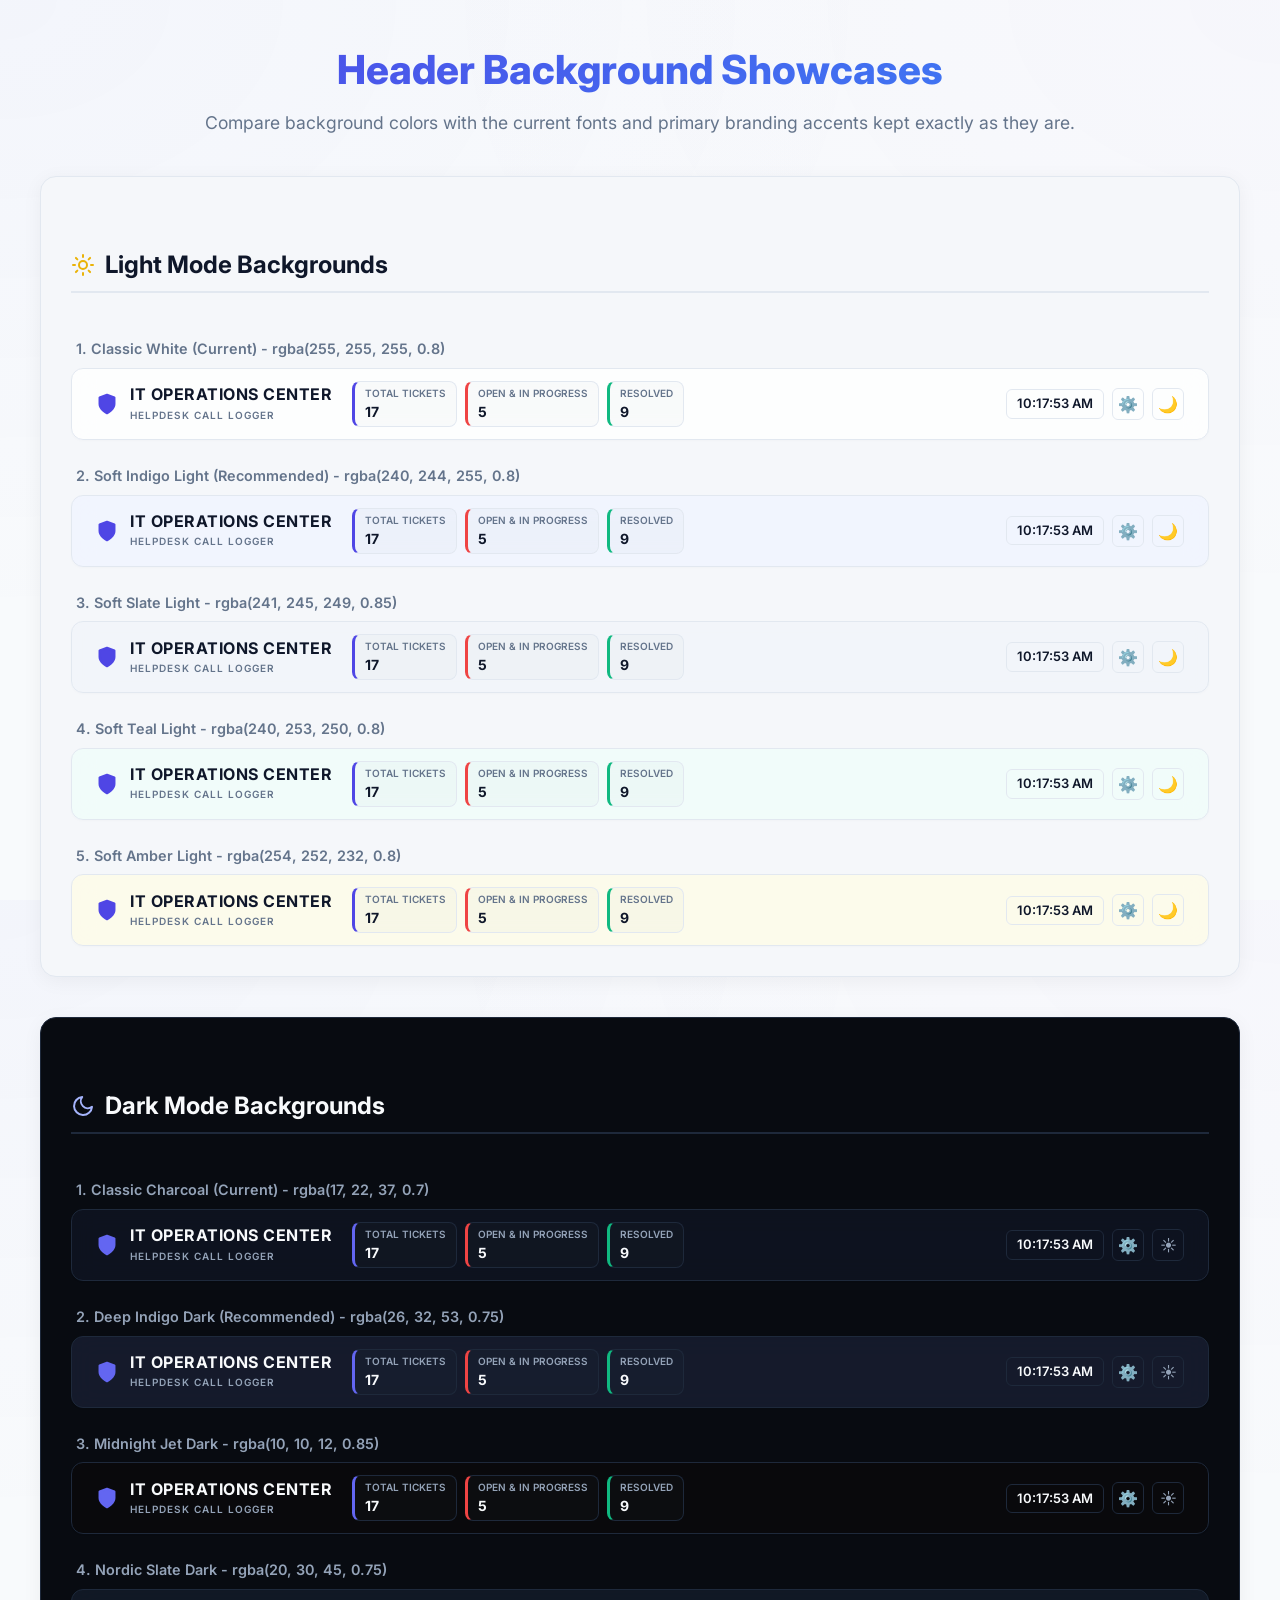
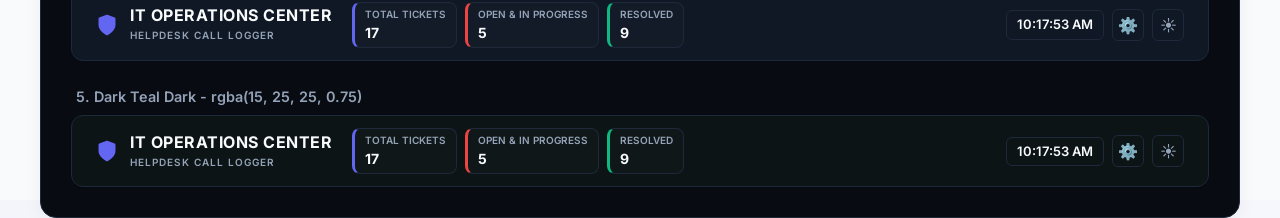
<file: static/theme_demo.html>
<!DOCTYPE html>
<html lang="en">
<head>
    <meta charset="UTF-8">
    <meta name="viewport" content="width=device-width, initial-scale=1.0">
    <title>Header Background Demo</title>
    <!-- Google Fonts -->
    <link rel="preconnect" href="https://fonts.googleapis.com">
    <link rel="preconnect" href="https://fonts.gstatic.com" crossorigin>
    <link href="https://fonts.googleapis.com/css2?family=Inter:wght@300;400;500;600;700;800&display=swap" rel="stylesheet">
    <link rel="stylesheet" href="css/styles.css">
    <style>
        body {
            font-family: 'Inter', sans-serif;
            margin: 0;
            padding: 40px 20px;
            background-color: #f8fafc;
            color: #0f172a;
        }
        .demo-container {
            max-width: 1200px;
            margin: 0 auto;
        }
        .demo-title {
            text-align: center;
            margin-bottom: 40px;
        }
        .demo-title h1 {
            font-size: 2.5rem;
            font-weight: 800;
            background: linear-gradient(135deg, #4f46e5, #3b82f6);
            -webkit-background-clip: text;
            -webkit-text-fill-color: transparent;
            margin-bottom: 10px;
        }
        .demo-title p {
            color: #64748b;
            font-size: 1.1rem;
        }
        .section-title {
            font-size: 1.5rem;
            font-weight: 700;
            margin: 40px 0 20px 0;
            padding-bottom: 8px;
            border-bottom: 2px solid #e2e8f0;
            display: flex;
            align-items: center;
            gap: 10px;
        }
        .theme-section {
            border-radius: 16px;
            padding: 30px;
            margin-bottom: 40px;
            box-shadow: 0 4px 20px rgba(0,0,0,0.05);
            display: flex;
            flex-direction: column;
            gap: 25px;
        }
        .light-bg {
            background-color: #f5f7fa;
            border: 1px solid #e2e8f0;
        }
        .dark-bg {
            background-color: #080b11;
            border: 1px solid #1e293b;
            color: #f8fafc;
        }
        .dark-bg .section-title {
            border-bottom-color: #1e293b;
        }
        
        .demo-row {
            display: flex;
            flex-direction: column;
            gap: 8px;
        }
        .demo-label {
            font-size: 0.9rem;
            font-weight: 600;
            color: #64748b;
            margin-left: 5px;
        }
        .dark-bg .demo-label {
            color: #94a3b8;
        }
        
        /* App Header Base Demo (retaining all font/accents) */
        .app-header-demo {
            display: flex;
            justify-content: space-between;
            align-items: center;
            padding: 12px 24px;
            border-radius: 12px;
            backdrop-filter: blur(12px);
            -webkit-backdrop-filter: blur(12px);
            border: 1px solid var(--border);
            box-shadow: 0 1px 3px rgba(0,0,0,0.02);
            transition: all 0.3s ease;
        }

        /* --- LIGHT THEME BG OPTIONS --- */
        .app-header-demo.light-base {
            --border: #e2e8f0;
            --primary: #4f46e5;
        }
        .app-header-demo.light-base h1 { color: #0f172a; }
        .app-header-demo.light-base .header-subtitle { color: #64748b; }
        .app-header-demo.light-base .logo-icon svg { color: var(--primary); }

        .bg-light-classic { background-color: rgba(255, 255, 255, 0.8); }
        .bg-light-indigo { background-color: rgba(240, 244, 255, 0.8); }
        .bg-light-slate { background-color: rgba(241, 245, 249, 0.85); }
        .bg-light-teal { background-color: rgba(240, 253, 250, 0.8); }
        .bg-light-amber { background-color: rgba(254, 252, 232, 0.8); }

        /* --- DARK THEME BG OPTIONS --- */
        .app-header-demo.dark-base {
            --border: #1e293b;
            --primary: #6366f1;
        }
        .app-header-demo.dark-base h1 { color: #f8fafc; }
        .app-header-demo.dark-base .header-subtitle { color: #94a3b8; }
        .app-header-demo.dark-base .logo-icon svg { color: var(--primary); }

        .bg-dark-classic { background-color: rgba(17, 22, 37, 0.7); }
        .bg-dark-indigo { background-color: rgba(26, 32, 53, 0.75); }
        .bg-dark-jet { background-color: rgba(10, 10, 12, 0.85); }
        .bg-dark-slate { background-color: rgba(20, 30, 45, 0.75); }
        .bg-dark-teal { background-color: rgba(15, 25, 25, 0.75); }

        /* Structural Styling */
        .app-header-demo h1 {
            font-size: 16px;
            font-weight: 700;
            margin: 0;
            letter-spacing: 0.5px;
        }
        .app-header-demo .header-subtitle {
            font-size: 10px;
            font-weight: 600;
            text-transform: uppercase;
            letter-spacing: 1px;
            display: block;
            margin-top: 2px;
        }
        .metric-card-demo {
            border: 1px solid var(--border);
            border-radius: 8px;
            padding: 4px 10px;
            display: flex;
            flex-direction: column;
            font-size: 10px;
            background: rgba(100,116,139,0.03);
            border-left: 3px solid #ccc;
        }
        .metric-card-demo.total { border-left-color: var(--primary); }
        .metric-card-demo.open { border-left-color: #ef4444; }
        .metric-card-demo.resolved { border-left-color: #10b981; }
        
        .metric-label-demo {
            font-weight: 600;
            color: #64748b;
        }
        .dark-base .metric-label-demo {
            color: #94a3b8;
        }
        .metric-value-demo {
            font-size: 14px;
            font-weight: 700;
            color: #0f172a;
        }
        .dark-base .metric-value-demo {
            color: #f8fafc;
        }
        .clock-demo {
            font-size: 13px;
            font-weight: 600;
            padding: 4px 10px;
            border: 1px solid var(--border);
            color: #0f172a;
            border-radius: 6px;
        }
        .dark-base .clock-demo {
            color: #f8fafc;
        }
        .theme-btn-demo {
            width: 32px;
            height: 32px;
            border-radius: 6px;
            border: 1px solid var(--border);
            background: transparent;
            display: flex;
            align-items: center;
            justify-content: center;
            color: #64748b;
        }
        .dark-base .theme-btn-demo {
            color: #94a3b8;
        }
    </style>
</head>
<body>
    <div class="demo-container">
        <div class="demo-title">
            <h1>Header Background Showcases</h1>
            <p>Compare background colors with the current fonts and primary branding accents kept exactly as they are.</p>
        </div>

        <!-- LIGHT MODE BG -->
        <div class="theme-section light-bg">
            <div class="section-title">
                <svg xmlns="http://www.w3.org/2000/svg" viewBox="0 0 24 24" fill="none" stroke="currentColor" stroke-width="2" stroke-linecap="round" stroke-linejoin="round" style="width: 24px; height: 24px; color: #eab308;"><circle cx="12" cy="12" r="4"/><path d="M12 2v2M12 20v2M4.93 4.93l1.41 1.41M17.66 17.66l1.41 1.41M2 12h2M20 12h2M6.34 17.66l-1.41 1.41M19.07 4.93l-1.41 1.41"/></svg>
                Light Mode Backgrounds
            </div>

            <!-- 1. Classic Light -->
            <div class="demo-row">
                <div class="demo-label">1. Classic White (Current) - rgba(255, 255, 255, 0.8)</div>
                <div class="app-header-demo light-base bg-light-classic">
                    <div class="header-logo">
                        <span class="logo-icon">
                            <svg xmlns="http://www.w3.org/2000/svg" viewBox="0 0 24 24" fill="none" stroke="currentColor" stroke-width="2.5" stroke-linecap="round" stroke-linejoin="round" style="width: 22px; height: 22px;"><path d="M12 22s8-4 8-10V5l-8-3-8 3v7c0 6 8 10 8 10z"/></svg>
                        </span>
                        <div class="header-titles">
                            <h1>IT OPERATIONS CENTER</h1>
                            <span class="header-subtitle">Helpdesk Call Logger</span>
                        </div>
                    </div>
                    <div class="dashboard-panel" style="display: flex; gap: 8px;">
                        <div class="metric-card-demo total"><span class="metric-label-demo">TOTAL TICKETS</span><span class="metric-value-demo">17</span></div>
                        <div class="metric-card-demo open"><span class="metric-label-demo">OPEN & IN PROGRESS</span><span class="metric-value-demo">5</span></div>
                        <div class="metric-card-demo resolved"><span class="metric-label-demo">RESOLVED</span><span class="metric-value-demo">9</span></div>
                    </div>
                    <div style="display: flex; align-items: center; gap: 8px;">
                        <div class="clock-demo">10:17:53 AM</div>
                        <div class="theme-btn-demo">⚙️</div>
                        <div class="theme-btn-demo">🌙</div>
                    </div>
                </div>
            </div>

            <!-- 2. Soft Indigo Light -->
            <div class="demo-row">
                <div class="demo-label">2. Soft Indigo Light (Recommended) - rgba(240, 244, 255, 0.8)</div>
                <div class="app-header-demo light-base bg-light-indigo">
                    <div class="header-logo">
                        <span class="logo-icon">
                            <svg xmlns="http://www.w3.org/2000/svg" viewBox="0 0 24 24" fill="none" stroke="currentColor" stroke-width="2.5" stroke-linecap="round" stroke-linejoin="round" style="width: 22px; height: 22px;"><path d="M12 22s8-4 8-10V5l-8-3-8 3v7c0 6 8 10 8 10z"/></svg>
                        </span>
                        <div class="header-titles">
                            <h1>IT OPERATIONS CENTER</h1>
                            <span class="header-subtitle">Helpdesk Call Logger</span>
                        </div>
                    </div>
                    <div class="dashboard-panel" style="display: flex; gap: 8px;">
                        <div class="metric-card-demo total"><span class="metric-label-demo">TOTAL TICKETS</span><span class="metric-value-demo">17</span></div>
                        <div class="metric-card-demo open"><span class="metric-label-demo">OPEN & IN PROGRESS</span><span class="metric-value-demo">5</span></div>
                        <div class="metric-card-demo resolved"><span class="metric-label-demo">RESOLVED</span><span class="metric-value-demo">9</span></div>
                    </div>
                    <div style="display: flex; align-items: center; gap: 8px;">
                        <div class="clock-demo">10:17:53 AM</div>
                        <div class="theme-btn-demo">⚙️</div>
                        <div class="theme-btn-demo">🌙</div>
                    </div>
                </div>
            </div>

            <!-- 3. Soft Slate Light -->
            <div class="demo-row">
                <div class="demo-label">3. Soft Slate Light - rgba(241, 245, 249, 0.85)</div>
                <div class="app-header-demo light-base bg-light-slate">
                    <div class="header-logo">
                        <span class="logo-icon">
                            <svg xmlns="http://www.w3.org/2000/svg" viewBox="0 0 24 24" fill="none" stroke="currentColor" stroke-width="2.5" stroke-linecap="round" stroke-linejoin="round" style="width: 22px; height: 22px;"><path d="M12 22s8-4 8-10V5l-8-3-8 3v7c0 6 8 10 8 10z"/></svg>
                        </span>
                        <div class="header-titles">
                            <h1>IT OPERATIONS CENTER</h1>
                            <span class="header-subtitle">Helpdesk Call Logger</span>
                        </div>
                    </div>
                    <div class="dashboard-panel" style="display: flex; gap: 8px;">
                        <div class="metric-card-demo total"><span class="metric-label-demo">TOTAL TICKETS</span><span class="metric-value-demo">17</span></div>
                        <div class="metric-card-demo open"><span class="metric-label-demo">OPEN & IN PROGRESS</span><span class="metric-value-demo">5</span></div>
                        <div class="metric-card-demo resolved"><span class="metric-label-demo">RESOLVED</span><span class="metric-value-demo">9</span></div>
                    </div>
                    <div style="display: flex; align-items: center; gap: 8px;">
                        <div class="clock-demo">10:17:53 AM</div>
                        <div class="theme-btn-demo">⚙️</div>
                        <div class="theme-btn-demo">🌙</div>
                    </div>
                </div>
            </div>

            <!-- 4. Soft Teal Light -->
            <div class="demo-row">
                <div class="demo-label">4. Soft Teal Light - rgba(240, 253, 250, 0.8)</div>
                <div class="app-header-demo light-base bg-light-teal">
                    <div class="header-logo">
                        <span class="logo-icon">
                            <svg xmlns="http://www.w3.org/2000/svg" viewBox="0 0 24 24" fill="none" stroke="currentColor" stroke-width="2.5" stroke-linecap="round" stroke-linejoin="round" style="width: 22px; height: 22px;"><path d="M12 22s8-4 8-10V5l-8-3-8 3v7c0 6 8 10 8 10z"/></svg>
                        </span>
                        <div class="header-titles">
                            <h1>IT OPERATIONS CENTER</h1>
                            <span class="header-subtitle">Helpdesk Call Logger</span>
                        </div>
                    </div>
                    <div class="dashboard-panel" style="display: flex; gap: 8px;">
                        <div class="metric-card-demo total"><span class="metric-label-demo">TOTAL TICKETS</span><span class="metric-value-demo">17</span></div>
                        <div class="metric-card-demo open"><span class="metric-label-demo">OPEN & IN PROGRESS</span><span class="metric-value-demo">5</span></div>
                        <div class="metric-card-demo resolved"><span class="metric-label-demo">RESOLVED</span><span class="metric-value-demo">9</span></div>
                    </div>
                    <div style="display: flex; align-items: center; gap: 8px;">
                        <div class="clock-demo">10:17:53 AM</div>
                        <div class="theme-btn-demo">⚙️</div>
                        <div class="theme-btn-demo">🌙</div>
                    </div>
                </div>
            </div>

            <!-- 5. Soft Amber Light -->
            <div class="demo-row">
                <div class="demo-label">5. Soft Amber Light - rgba(254, 252, 232, 0.8)</div>
                <div class="app-header-demo light-base bg-light-amber">
                    <div class="header-logo">
                        <span class="logo-icon">
                            <svg xmlns="http://www.w3.org/2000/svg" viewBox="0 0 24 24" fill="none" stroke="currentColor" stroke-width="2.5" stroke-linecap="round" stroke-linejoin="round" style="width: 22px; height: 22px;"><path d="M12 22s8-4 8-10V5l-8-3-8 3v7c0 6 8 10 8 10z"/></svg>
                        </span>
                        <div class="header-titles">
                            <h1>IT OPERATIONS CENTER</h1>
                            <span class="header-subtitle">Helpdesk Call Logger</span>
                        </div>
                    </div>
                    <div class="dashboard-panel" style="display: flex; gap: 8px;">
                        <div class="metric-card-demo total"><span class="metric-label-demo">TOTAL TICKETS</span><span class="metric-value-demo">17</span></div>
                        <div class="metric-card-demo open"><span class="metric-label-demo">OPEN & IN PROGRESS</span><span class="metric-value-demo">5</span></div>
                        <div class="metric-card-demo resolved"><span class="metric-label-demo">RESOLVED</span><span class="metric-value-demo">9</span></div>
                    </div>
                    <div style="display: flex; align-items: center; gap: 8px;">
                        <div class="clock-demo">10:17:53 AM</div>
                        <div class="theme-btn-demo">⚙️</div>
                        <div class="theme-btn-demo">🌙</div>
                    </div>
                </div>
            </div>
        </div>

        <!-- DARK MODE BG -->
        <div class="theme-section dark-bg">
            <div class="section-title">
                <svg xmlns="http://www.w3.org/2000/svg" viewBox="0 0 24 24" fill="none" stroke="currentColor" stroke-width="2" stroke-linecap="round" stroke-linejoin="round" style="width: 24px; height: 24px; color: #a5b4fc;"><path d="M21 12.79A9 9 0 1 1 11.21 3 7 7 0 0 0 21 12.79z"/></svg>
                Dark Mode Backgrounds
            </div>

            <!-- 1. Classic Dark -->
            <div class="demo-row">
                <div class="demo-label">1. Classic Charcoal (Current) - rgba(17, 22, 37, 0.7)</div>
                <div class="app-header-demo dark-base bg-dark-classic">
                    <div class="header-logo">
                        <span class="logo-icon">
                            <svg xmlns="http://www.w3.org/2000/svg" viewBox="0 0 24 24" fill="none" stroke="currentColor" stroke-width="2.5" stroke-linecap="round" stroke-linejoin="round" style="width: 22px; height: 22px;"><path d="M12 22s8-4 8-10V5l-8-3-8 3v7c0 6 8 10 8 10z"/></svg>
                        </span>
                        <div class="header-titles">
                            <h1>IT OPERATIONS CENTER</h1>
                            <span class="header-subtitle">Helpdesk Call Logger</span>
                        </div>
                    </div>
                    <div class="dashboard-panel" style="display: flex; gap: 8px;">
                        <div class="metric-card-demo total"><span class="metric-label-demo">TOTAL TICKETS</span><span class="metric-value-demo">17</span></div>
                        <div class="metric-card-demo open"><span class="metric-label-demo">OPEN & IN PROGRESS</span><span class="metric-value-demo">5</span></div>
                        <div class="metric-card-demo resolved"><span class="metric-label-demo">RESOLVED</span><span class="metric-value-demo">9</span></div>
                    </div>
                    <div style="display: flex; align-items: center; gap: 8px;">
                        <div class="clock-demo">10:17:53 AM</div>
                        <div class="theme-btn-demo">⚙️</div>
                        <div class="theme-btn-demo">☀️</div>
                    </div>
                </div>
            </div>

            <!-- 2. Deep Indigo Dark -->
            <div class="demo-row">
                <div class="demo-label">2. Deep Indigo Dark (Recommended) - rgba(26, 32, 53, 0.75)</div>
                <div class="app-header-demo dark-base bg-dark-indigo">
                    <div class="header-logo">
                        <span class="logo-icon">
                            <svg xmlns="http://www.w3.org/2000/svg" viewBox="0 0 24 24" fill="none" stroke="currentColor" stroke-width="2.5" stroke-linecap="round" stroke-linejoin="round" style="width: 22px; height: 22px;"><path d="M12 22s8-4 8-10V5l-8-3-8 3v7c0 6 8 10 8 10z"/></svg>
                        </span>
                        <div class="header-titles">
                            <h1>IT OPERATIONS CENTER</h1>
                            <span class="header-subtitle">Helpdesk Call Logger</span>
                        </div>
                    </div>
                    <div class="dashboard-panel" style="display: flex; gap: 8px;">
                        <div class="metric-card-demo total"><span class="metric-label-demo">TOTAL TICKETS</span><span class="metric-value-demo">17</span></div>
                        <div class="metric-card-demo open"><span class="metric-label-demo">OPEN & IN PROGRESS</span><span class="metric-value-demo">5</span></div>
                        <div class="metric-card-demo resolved"><span class="metric-label-demo">RESOLVED</span><span class="metric-value-demo">9</span></div>
                    </div>
                    <div style="display: flex; align-items: center; gap: 8px;">
                        <div class="clock-demo">10:17:53 AM</div>
                        <div class="theme-btn-demo">⚙️</div>
                        <div class="theme-btn-demo">☀️</div>
                    </div>
                </div>
            </div>

            <!-- 3. Midnight Jet Dark -->
            <div class="demo-row">
                <div class="demo-label">3. Midnight Jet Dark - rgba(10, 10, 12, 0.85)</div>
                <div class="app-header-demo dark-base bg-dark-jet">
                    <div class="header-logo">
                        <span class="logo-icon">
                            <svg xmlns="http://www.w3.org/2000/svg" viewBox="0 0 24 24" fill="none" stroke="currentColor" stroke-width="2.5" stroke-linecap="round" stroke-linejoin="round" style="width: 22px; height: 22px;"><path d="M12 22s8-4 8-10V5l-8-3-8 3v7c0 6 8 10 8 10z"/></svg>
                        </span>
                        <div class="header-titles">
                            <h1>IT OPERATIONS CENTER</h1>
                            <span class="header-subtitle">Helpdesk Call Logger</span>
                        </div>
                    </div>
                    <div class="dashboard-panel" style="display: flex; gap: 8px;">
                        <div class="metric-card-demo total"><span class="metric-label-demo">TOTAL TICKETS</span><span class="metric-value-demo">17</span></div>
                        <div class="metric-card-demo open"><span class="metric-label-demo">OPEN & IN PROGRESS</span><span class="metric-value-demo">5</span></div>
                        <div class="metric-card-demo resolved"><span class="metric-label-demo">RESOLVED</span><span class="metric-value-demo">9</span></div>
                    </div>
                    <div style="display: flex; align-items: center; gap: 8px;">
                        <div class="clock-demo">10:17:53 AM</div>
                        <div class="theme-btn-demo">⚙️</div>
                        <div class="theme-btn-demo">☀️</div>
                    </div>
                </div>
            </div>

            <!-- 4. Nordic Slate Dark -->
            <div class="demo-row">
                <div class="demo-label">4. Nordic Slate Dark - rgba(20, 30, 45, 0.75)</div>
                <div class="app-header-demo dark-base bg-dark-slate">
                    <div class="header-logo">
                        <span class="logo-icon">
                            <svg xmlns="http://www.w3.org/2000/svg" viewBox="0 0 24 24" fill="none" stroke="currentColor" stroke-width="2.5" stroke-linecap="round" stroke-linejoin="round" style="width: 22px; height: 22px;"><path d="M12 22s8-4 8-10V5l-8-3-8 3v7c0 6 8 10 8 10z"/></svg>
                        </span>
                        <div class="header-titles">
                            <h1>IT OPERATIONS CENTER</h1>
                            <span class="header-subtitle">Helpdesk Call Logger</span>
                        </div>
                    </div>
                    <div class="dashboard-panel" style="display: flex; gap: 8px;">
                        <div class="metric-card-demo total"><span class="metric-label-demo">TOTAL TICKETS</span><span class="metric-value-demo">17</span></div>
                        <div class="metric-card-demo open"><span class="metric-label-demo">OPEN & IN PROGRESS</span><span class="metric-value-demo">5</span></div>
                        <div class="metric-card-demo resolved"><span class="metric-label-demo">RESOLVED</span><span class="metric-value-demo">9</span></div>
                    </div>
                    <div style="display: flex; align-items: center; gap: 8px;">
                        <div class="clock-demo">10:17:53 AM</div>
                        <div class="theme-btn-demo">⚙️</div>
                        <div class="theme-btn-demo">☀️</div>
                    </div>
                </div>
            </div>

            <!-- 5. Dark Teal Dark -->
            <div class="demo-row">
                <div class="demo-label">5. Dark Teal Dark - rgba(15, 25, 25, 0.75)</div>
                <div class="app-header-demo dark-base bg-dark-teal">
                    <div class="header-logo">
                        <span class="logo-icon">
                            <svg xmlns="http://www.w3.org/2000/svg" viewBox="0 0 24 24" fill="none" stroke="currentColor" stroke-width="2.5" stroke-linecap="round" stroke-linejoin="round" style="width: 22px; height: 22px;"><path d="M12 22s8-4 8-10V5l-8-3-8 3v7c0 6 8 10 8 10z"/></svg>
                        </span>
                        <div class="header-titles">
                            <h1>IT OPERATIONS CENTER</h1>
                            <span class="header-subtitle">Helpdesk Call Logger</span>
                        </div>
                    </div>
                    <div class="dashboard-panel" style="display: flex; gap: 8px;">
                        <div class="metric-card-demo total"><span class="metric-label-demo">TOTAL TICKETS</span><span class="metric-value-demo">17</span></div>
                        <div class="metric-card-demo open"><span class="metric-label-demo">OPEN & IN PROGRESS</span><span class="metric-value-demo">5</span></div>
                        <div class="metric-card-demo resolved"><span class="metric-label-demo">RESOLVED</span><span class="metric-value-demo">9</span></div>
                    </div>
                    <div style="display: flex; align-items: center; gap: 8px;">
                        <div class="clock-demo">10:17:53 AM</div>
                        <div class="theme-btn-demo">⚙️</div>
                        <div class="theme-btn-demo">☀️</div>
                    </div>
                </div>
            </div>
        </div>
    </div>
</body>
</html>
</file>
<file: static/css/styles.css>
/* ==========================================================================
   CSS VARIABLES & DESIGN TOKENS
   ========================================================================== */
:root {
    /* Fonts */
    --font-primary: 'Inter', -apple-system, BlinkMacSystemFont, "Segoe UI", Roboto, sans-serif;
    
    /* Transitions */
    --transition-fast: 0.12s ease;
    --transition-normal: 0.25s cubic-bezier(0.4, 0, 0.2, 1);
    
    /* Layout Sizes */
    --border-radius-sm: 6px;
    --border-radius-md: 8px;
    --border-radius-lg: 12px;
    
    /* --- LIGHT THEME (Elegant White/Indigo) --- */
    --bg-app: #dae2ed;
    --bg-card: #ffffff;
    --bg-input: #ffffff;
    --bg-header: #f1f5f9;
    
    --bg-glow-1: rgba(99, 102, 241, 0.03);
    --bg-glow-2: rgba(168, 85, 247, 0.02);
    
    --text-main: #0f172a; /* Slate 900 */
    --text-muted: #64748b; /* Slate 500 */
    --text-white: #ffffff;
    
    --border: #cbd5e1; /* Slate 300 */
    --border-focus: #6366f1; /* Indigo 500 */
    
    --shadow-sm: 0 1px 2px 0 rgba(0, 0, 0, 0.03);
    --shadow-md: 0 4px 6px -1px rgba(0, 0, 0, 0.04), 0 2px 4px -2px rgba(0, 0, 0, 0.02);
    --shadow-lg: 0 10px 20px -3px rgba(99, 102, 241, 0.05), 0 4px 6px -4px rgba(99, 102, 241, 0.03);
    --shadow-glow: 0 0 20px rgba(99, 102, 241, 0.1);
    
    /* Accent & Brand Colors */
    --primary: #4f46e5;
    --primary-hover: #4338ca;
    --success: #10b981;
    --success-hover: #059669;
    --warning: #f59e0b;
    --warning-hover: #d97706;
    --danger: #ef4444;
    --danger-hover: #dc2626;
    --dark: #1e293b;
    --dark-hover: #0f172a;
    --secondary: #64748b;
    --secondary-hover: #475569;
    
    /* Row Tag Colors (Refined Soft Backgrounds, Rich Text) */
    --tag-critical-bg: rgba(239, 68, 68, 0.08);
    --tag-critical-text: #dc2626;
    
    --tag-high-bg: rgba(245, 158, 11, 0.08);
    --tag-high-text: #b45309;
    
    --tag-open-bg: rgba(59, 130, 246, 0.08);
    --tag-open-text: #1d4ed8;
    
    --tag-resolved-bg: rgba(16, 185, 129, 0.08);
    --tag-resolved-text: #047857;
    
    --tag-closed-bg: rgba(100, 116, 139, 0.08);
    --tag-closed-text: #475569;
    
    --tag-inprogress-bg: rgba(168, 85, 247, 0.08);
    --tag-inprogress-text: #7e22ce;
}

[data-theme="dark"] {
    /* --- DARK THEME (Premium Charcoal/Indigo) --- */
    --bg-app: #080b11;
    --bg-card: rgba(26, 33, 56, 0.75);
    --bg-input: #0c0f1a;
    --bg-header: rgba(41, 52, 85, 0.8);
    
    --bg-glow-1: rgba(99, 102, 241, 0.08);
    --bg-glow-2: rgba(168, 85, 247, 0.06);
    
    --text-main: #f8fafc;
    --text-muted: #94a3b8;
    
    --border: #1e293b;
    --border-focus: #818cf8;
    
    --shadow-sm: 0 1px 2px 0 rgba(0, 0, 0, 0.2);
    --shadow-md: 0 4px 12px -1px rgba(0, 0, 0, 0.3), 0 2px 6px -2px rgba(0, 0, 0, 0.2);
    --shadow-lg: 0 20px 40px -15px rgba(0, 0, 0, 0.5), 0 15px 25px -20px rgba(0, 0, 0, 0.3);
    --shadow-glow: 0 0 25px rgba(99, 102, 241, 0.12);
    
    /* Accents (Slightly softer for dark mode) */
    --primary: #6366f1;
    --primary-hover: #818cf8;
    --success: #34d399;
    --success-hover: #10b981;
    --dark: #334155;
    --dark-hover: #475569;
    
    /* Row Tag Colors (Darker fills, brighter texts) */
    --tag-critical-bg: rgba(239, 68, 68, 0.12);
    --tag-critical-text: #fca5a5;
    
    --tag-high-bg: rgba(245, 158, 11, 0.12);
    --tag-high-text: #fef08a;
    
    --tag-open-bg: rgba(59, 130, 246, 0.12);
    --tag-open-text: #93c5fd;
    
    --tag-resolved-bg: rgba(16, 185, 129, 0.12);
    --tag-resolved-text: #6ee7b7;
    
    --tag-closed-bg: rgba(148, 163, 184, 0.12);
    --tag-closed-text: #cbd5e1;
    
    --tag-inprogress-bg: rgba(168, 85, 247, 0.12);
    --tag-inprogress-text: #e9d5ff;
}

/* ==========================================================================
   GLOBAL RESET & STYLES
   ========================================================================== */
* {
    box-sizing: border-box;
    margin: 0;
    padding: 0;
}

body {
    font-family: var(--font-primary);
    background-color: var(--bg-app);
    background-image: 
        radial-gradient(at 0% 0%, var(--bg-glow-1) 0px, transparent 50%),
        radial-gradient(at 100% 0%, var(--bg-glow-2) 0px, transparent 50%);
    color: var(--text-main);
    line-height: 1.5;
    transition: background-color var(--transition-normal), color var(--transition-normal);
    height: 100vh;
    overflow: hidden;
}

/* Scrollbar styles */
::-webkit-scrollbar {
    width: 6px;
    height: 6px;
}
::-webkit-scrollbar-track {
    background: transparent;
}
::-webkit-scrollbar-thumb {
    background: var(--border);
    border-radius: 999px;
}
::-webkit-scrollbar-thumb:hover {
    background: var(--secondary);
}

/* ==========================================================================
   LAYOUT CONTAINERS
   ========================================================================== */
.app-container {
    max-width: 1760px;
    margin: 0 auto;
    padding: 12px 16px;
    display: flex;
    flex-direction: column;
    gap: 12px;
    height: 100vh;
    box-sizing: border-box;
}

/* Header */
.app-header {
    background-color: var(--bg-header);
    backdrop-filter: blur(12px);
    -webkit-backdrop-filter: blur(12px);
    border-radius: var(--border-radius-lg);
    padding: 12px 24px;
    display: flex;
    justify-content: space-between;
    align-items: center;
    box-shadow: var(--shadow-sm);
    border: 1px solid var(--border);
}

.header-logo {
    display: flex;
    align-items: center;
    gap: 12px;
}

.logo-icon {
    display: flex;
    align-items: center;
    justify-content: center;
}

.logo-icon svg {
    width: 24px;
    height: 24px;
    fill: var(--primary);
}

.header-titles {
    display: flex;
    flex-direction: column;
    gap: 1px;
}

.header-logo h1 {
    font-size: 0.95rem;
    font-weight: 700;
    letter-spacing: 0.05em;
    color: var(--text-main);
    line-height: 1.2;
}

.header-subtitle {
    font-size: 0.65rem;
    font-weight: 600;
    color: var(--text-muted);
    text-transform: uppercase;
    letter-spacing: 0.08em;
}

.header-actions {
    display: flex;
    align-items: center;
    gap: 8px;
}

.header-clock {
    font-family: 'SF Mono', SFMono-Regular, Consolas, 'Liberation Mono', Menlo, monospace;
    font-size: 0.78rem;
    font-weight: 600;
    color: var(--text-main);
    background-color: var(--bg-input);
    padding: 4px 10px;
    border-radius: var(--border-radius-sm);
    border: 1px solid var(--border);
    margin-right: 8px;
    letter-spacing: 0.02em;
}


/* ==========================================================================
   DASHBOARD / METRIC CARDS
   ========================================================================== */
.dashboard-panel {
    display: flex;
    gap: 10px;
    flex: 1;
    max-width: 680px;
    margin: 0 20px;
}

.metric-card {
    background-color: rgba(100, 116, 139, 0.03);
    backdrop-filter: blur(12px);
    -webkit-backdrop-filter: blur(12px);
    border-radius: var(--border-radius-md);
    padding: 6px 12px;
    display: flex;
    align-items: center;
    border: 1px solid var(--border);
    transition: transform var(--transition-normal), border-color var(--transition-normal), background-color var(--transition-normal);
    position: relative;
    overflow: hidden;
    flex: 1;
}

.metric-card::before {
    content: "";
    position: absolute;
    top: 0;
    left: 0;
    width: 3px;
    height: 100%;
    transition: width var(--transition-fast) ease;
}

.metric-card.total::before { background-color: var(--primary); }
.metric-card.open::before { background-color: var(--danger); }
.metric-card.resolved::before { background-color: var(--success); }

.metric-card:hover {
    transform: translateY(-1px);
    border-color: var(--border-focus);
    background-color: rgba(100, 116, 139, 0.06);
}

.metric-card:hover::before {
    width: 4px;
}

.metric-content {
    display: flex;
    flex-direction: column;
    align-items: flex-start;
    justify-content: center;
    width: 100%;
    gap: 1px;
}

.metric-label {
    font-size: 0.58rem;
    font-weight: 600;
    color: var(--text-muted);
    text-transform: uppercase;
    letter-spacing: 0.04em;
    white-space: nowrap;
}

.metric-value {
    font-size: 1.15rem;
    font-weight: 700;
    color: var(--text-main);
    line-height: 1.1;
    letter-spacing: -0.01em;
}



/* ==========================================================================
   MAIN WORKSPACE
   ========================================================================== */
.workspace-grid-vertical {
    display: grid;
    grid-template-columns: 420px 1fr;
    gap: 16px;
    align-items: stretch;
    flex: 1;
    min-height: 0;
}

.form-section.card,
.table-section.card {
    display: flex;
    flex-direction: column;
    height: 100%;
    min-height: 0;
}

.form-section.card form {
    display: flex;
    flex-direction: column;
    flex: 1;
    min-height: 0;
}

@media (max-width: 1024px) {
    .workspace-grid-vertical {
        grid-template-columns: 1fr;
        flex: none;
        overflow-y: auto;
    }
    .form-section.card,
    .table-section.card {
        height: auto;
    }
}

/* Card General */
.card {
    background-color: var(--bg-card);
    border-radius: var(--border-radius-md);
    border: 1px solid var(--border);
    box-shadow: var(--shadow-md);
    overflow: hidden;
}

.card-header {
    background-color: var(--bg-header);
    padding: 8px 14px;
    border-bottom: 1px solid var(--border);
    display: flex;
    justify-content: space-between;
    align-items: center;
}

.card-header h2 {
    font-size: 0.82rem;
    font-weight: 700;
    letter-spacing: 0.5px;
    color: var(--text-main);
}

.mode-badge {
    font-size: 0.65rem;
    font-weight: 800;
    padding: 3px 6px;
    border-radius: 4px;
    background-color: var(--tag-open-bg);
    color: var(--tag-open-text);
    text-transform: uppercase;
}

/* ==========================================================================
   FORMS & INPUTS
   ========================================================================== */
form {
    padding: 0;
}

/* Flex wrapper split for inputs and vertical button panel */
.form-body-wrapper {
    display: flex;
    gap: 16px;
    padding: 12px 16px;
    flex: 1;
    overflow-y: auto;
}

/* 2-Column Grid for fields */
.fields-grid-left {
    flex: 1;
    display: grid;
    grid-template-columns: repeat(2, 1fr);
    gap: 12px 14px;
}

/* Span helper */
.fields-grid-left .form-group.span-2 {
    grid-column: span 2;
}

/* Resolved section layout */
.resolved-fields-group {
    grid-column: span 2;
    display: grid;
    grid-template-columns: repeat(2, 1fr);
    gap: 12px 14px;
}

/* Bottom Actions Row at the bottom of the details form */
.form-actions-row {
    padding: 12px 20px;
    background-color: var(--bg-app);
    border-top: 1px solid var(--border);
    display: flex;
    justify-content: space-between;
    align-items: center;
}

.form-actions-row .actions-right {
    display: flex;
    gap: 8px;
    margin-left: auto;
}

/* Contextual Table Header Actions */
.table-actions {
    display: flex;
    gap: 8px;
}

.table-actions .btn {
    padding: 6px 12px;
    font-size: 0.72rem;
    font-weight: 600;
    border-radius: var(--border-radius-sm);
}

@media (max-width: 768px) {
    .fields-grid-left {
        grid-template-columns: 1fr;
    }
    .form-actions-row {
        flex-direction: column;
        gap: 10px;
        align-items: stretch;
    }
    .form-actions-row .actions-right {
        margin-left: 0;
        justify-content: space-between;
    }
    .form-actions-row .btn {
        flex: 1;
        justify-content: center;
    }
}

.form-group {
    display: flex;
    flex-direction: column;
    gap: 4px;
    position: relative;
}

.form-group label {
    font-size: 0.65rem;
    font-weight: 600;
    letter-spacing: 0.05em;
    color: var(--text-muted);
    text-transform: uppercase;
}

input[type="text"],
input[type="email"],
input[type="number"],
input[type="password"],
select,
textarea {
    width: 100%;
    padding: 6px 10px;
    font-family: var(--font-primary);
    font-size: 0.82rem;
    background-color: var(--bg-input);
    border: 1px solid var(--border);
    border-radius: var(--border-radius-md);
    color: var(--text-main);
    font-weight: 500;
    outline: none;
    transition: border-color var(--transition-fast), box-shadow var(--transition-fast);
}

/* Custom Dropdown Chevron */
select {
    appearance: none;
    -webkit-appearance: none;
    -moz-appearance: none;
    background-image: url("data:image/svg+xml;charset=UTF-8,%3Csvg xmlns='http://www.w3.org/2000/svg' viewBox='0 0 24 24' fill='none' stroke='%2364748b' stroke-width='2' stroke-linecap='round' stroke-linejoin='round'%3E%3Cpolyline points='6 9 12 15 18 9'%3E%3C/polyline%3E%3C/svg%3E");
    background-repeat: no-repeat;
    background-position: right 10px center;
    background-size: 14px;
    padding-right: 32px !important;
}

textarea {
    height: 38px;
    resize: vertical;
    min-height: 34px;
}

input:focus,
select:focus,
textarea:focus {
    border-color: var(--border-focus);
    box-shadow: var(--shadow-glow);
}

input[readonly] {
    background-color: rgba(100, 116, 139, 0.04);
    cursor: not-allowed;
    color: var(--text-muted);
    font-weight: 600;
}

input::placeholder,
textarea::placeholder {
    color: var(--text-muted);
    opacity: 0.6;
}

select option {
    background-color: var(--bg-card);
    color: var(--text-main);
}

/* Unified input group wrapper visually grouping the button inside the input boundary */
.input-with-btn {
    display: flex;
    align-items: center;
    background-color: var(--bg-input);
    border: 1px solid var(--border);
    border-radius: var(--border-radius-md);
    transition: border-color var(--transition-fast), box-shadow var(--transition-fast);
    overflow: hidden;
    width: 100%;
}

.input-with-btn:focus-within {
    border-color: var(--border-focus);
    box-shadow: var(--shadow-glow);
}

.input-with-btn input {
    border: none !important;
    background: transparent !important;
    box-shadow: none !important;
    padding: 6px 10px !important;
    margin: 0 !important;
    flex: 1;
    width: 100%;
    color: var(--text-main) !important;
    font-weight: 500;
}

.btn-inline {
    padding: 6px 12px;
    border: none !important;
    background: transparent !important;
    color: var(--text-muted);
    font-family: var(--font-primary);
    font-size: 0.72rem;
    font-weight: 600;
    cursor: pointer;
    transition: all var(--transition-fast);
    border-left: 1px solid var(--border) !important;
    border-radius: 0 !important;
    display: flex;
    align-items: center;
    justify-content: center;
    white-space: nowrap;
}

.btn-inline:hover {
    background-color: rgba(100, 116, 139, 0.05) !important;
    color: var(--text-main);
}

/* Textareas block */
.textarea-group {
    display: flex;
    flex-direction: column;
    gap: 12px;
    margin-bottom: 20px;
}

/* Auto-complete positioning */
.autocomplete {
    position: relative;
}

.autocomplete-items {
    position: absolute;
    border: 1px solid var(--border);
    z-index: 99;
    top: calc(100% + 4px);
    left: 0;
    right: 0;
    background-color: var(--bg-card);
    backdrop-filter: blur(16px);
    -webkit-backdrop-filter: blur(16px);
    border-radius: var(--border-radius-md);
    box-shadow: var(--shadow-lg);
    max-height: 200px;
    overflow-y: auto;
}

.autocomplete-items div {
    padding: 8px 12px;
    cursor: pointer;
    font-size: 0.8rem;
    border-bottom: 1px solid var(--border);
    transition: background-color var(--transition-fast);
}

.autocomplete-items div:last-child {
    border-bottom: none;
}

.autocomplete-items div:hover {
    background-color: rgba(99, 102, 241, 0.05);
}

.autocomplete-active {
    background-color: var(--primary) !important;
    color: var(--text-white) !important;
}

/* ==========================================================================
   BUTTONS
   ========================================================================== */
.btn {
    display: inline-flex;
    align-items: center;
    justify-content: center;
    gap: 8px;
    padding: 8px 16px;
    border-radius: var(--border-radius-md);
    border: none;
    font-family: var(--font-primary);
    font-size: 0.8rem;
    font-weight: 600;
    letter-spacing: 0.02em;
    cursor: pointer;
    transition: background-color var(--transition-fast), transform var(--transition-fast), box-shadow var(--transition-fast);
}

.btn:active {
    transform: scale(0.98);
}

.btn-sm {
    padding: 5px 10px;
    font-size: 0.72rem;
}

.btn-primary {
    background: linear-gradient(135deg, var(--primary), var(--primary-hover));
    color: var(--text-white);
    box-shadow: 0 2px 4px rgba(79, 70, 229, 0.2);
}
.btn-primary:hover {
    box-shadow: 0 4px 8px rgba(79, 70, 229, 0.3);
    transform: translateY(-1px);
}

.btn-outline {
    background-color: transparent;
    color: var(--text-main);
    border: 1px solid var(--border);
}
.btn-outline:hover {
    background-color: rgba(100, 116, 139, 0.05);
    border-color: var(--secondary);
    transform: translateY(-1px);
}

.btn-danger-outline {
    background-color: transparent;
    color: var(--danger);
    border: 1px solid rgba(239, 68, 68, 0.3);
}
.btn-danger-outline:hover {
    background-color: rgba(239, 68, 68, 0.05);
    border-color: var(--danger);
    transform: translateY(-1px);
}

.btn-dark {
    background-color: var(--dark);
    color: var(--text-white);
    border: 1px solid var(--dark);
}
.btn-dark:hover {
    background-color: var(--dark-hover);
    transform: translateY(-1px);
}

.btn-icon {
    background: none;
    border: none;
    cursor: pointer;
    width: 34px;
    height: 34px;
    border-radius: 50%;
    display: flex;
    align-items: center;
    justify-content: center;
    transition: background-color var(--transition-fast), transform var(--transition-fast);
    color: var(--text-muted);
}

.btn-icon:hover {
    background-color: rgba(100, 116, 139, 0.08);
    color: var(--text-main);
    transform: scale(1.05);
}

.btn-icon svg {
    width: 18px;
    height: 18px;
    fill: currentColor;
}

.theme-icon {
    display: flex;
    align-items: center;
    justify-content: center;
}

.btn-icon-inline {
    font-size: 1rem;
}

.form-actions {
    display: flex;
    flex-wrap: wrap;
    gap: 10px;
}

.form-actions .btn {
    flex: 1;
    min-width: 120px;
}

/* ==========================================================================
   TICKET LOG & TABLES
   ========================================================================== */
.filter-bar {
    padding: 12px 18px;
    background-color: var(--bg-card);
    border-bottom: 1px solid var(--border);
    display: flex;
    flex-wrap: wrap;
    justify-content: space-between;
    align-items: center;
    gap: 12px;
}

.search-box-wrapper {
    display: flex;
    gap: 8px;
    flex: 1;
    max-width: 500px;
}

.search-box-wrapper input {
    flex: 1;
}

.search-box-wrapper .btn {
    white-space: nowrap;
}

.filter-box {
    display: flex;
    align-items: center;
    gap: 8px;
}

.filter-box label {
    font-size: 0.65rem;
    font-weight: 600;
    color: var(--text-muted);
    white-space: nowrap;
    text-transform: uppercase;
    letter-spacing: 0.05em;
}

.filter-box select {
    width: auto;
    padding: 4px 28px 4px 8px;
}

/* Monospace font styling for scanning Ticket IDs */
#ticket_no,
#tickets-table td:first-child {
    font-family: 'SF Mono', SFMono-Regular, Consolas, 'Liberation Mono', Menlo, monospace !important;
    font-weight: 600 !important;
    letter-spacing: 0.02em;
}

/* Responsive Table */
.table-responsive {
    overflow-x: auto;
    overflow-y: auto;
    flex: 1;
    min-height: 0;
    position: relative;
    border-radius: 0 0 var(--border-radius-md) var(--border-radius-md);
}

table {
    width: 100%;
    border-collapse: collapse;
    font-size: 0.8rem;
    text-align: left;
}

th, td {
    padding: 10px 14px;
    border-bottom: 1px solid var(--border);
    white-space: nowrap;
    color: var(--text-main);
}

th {
    background-color: var(--bg-header);
    font-weight: 600;
    color: var(--text-muted);
    font-size: 0.68rem;
    text-transform: uppercase;
    letter-spacing: 0.05em;
    position: sticky;
    top: 0;
    z-index: 10;
    border-bottom: 2px solid var(--border);
}

tbody tr {
    cursor: pointer;
    transition: background-color var(--transition-fast);
}

tbody tr:hover {
    background-color: rgba(99, 102, 241, 0.03) !important;
}

tbody tr.selected td {
    background-color: rgba(99, 102, 241, 0.06) !important;
}

tbody tr.selected td:first-child {
    box-shadow: inset 3px 0 0 0 var(--primary);
}

table td:nth-child(8),
table td:nth-child(9) {
    max-width: 280px;
    overflow: hidden;
    text-overflow: ellipsis;
    white-space: nowrap;
}

/* Row tag styles (clean modern border accents) */
tr.tag-critical td:first-child { border-left: 2px solid var(--danger); }
tr.tag-high td:first-child { border-left: 2px solid var(--warning); }
tr.tag-open td:first-child { border-left: 2px solid var(--primary); }
tr.tag-inprogress td:first-child { border-left: 2px solid var(--secondary); }
tr.tag-resolved td:first-child { border-left: 2px solid var(--success); }

.no-data-msg {
    padding: 40px;
    text-align: center;
    color: var(--text-muted);
    font-weight: 500;
}

.hidden {
    display: none !important;
}

/* ==========================================================================
   MODAL WINDOW DIALOG
   ========================================================================== */
.modal-backdrop {
    position: fixed;
    top: 0;
    left: 0;
    width: 100%;
    height: 100%;
    background-color: rgba(8, 11, 17, 0.6);
    backdrop-filter: blur(8px);
    -webkit-backdrop-filter: blur(8px);
    z-index: 1000;
    display: flex;
    align-items: center;
    justify-content: center;
    padding: 20px;
    transition: opacity var(--transition-normal);
}

.modal-content {
    width: 100%;
    max-width: 500px;
    animation: slideDown var(--transition-normal);
    background-color: var(--bg-card);
    border-radius: var(--border-radius-lg);
    border: 1px solid var(--border);
    box-shadow: var(--shadow-lg);
    overflow: hidden;
}

@keyframes slideDown {
    from {
        opacity: 0;
        transform: translateY(-16px);
    }
    to {
        opacity: 1;
        transform: translateY(0);
    }
}

.btn-close {
    font-size: 1.4rem;
    font-weight: 500;
    background: none;
    border: none;
    color: var(--text-muted);
    cursor: pointer;
    transition: color var(--transition-fast);
    line-height: 1;
}

.btn-close:hover {
    color: var(--text-main);
}

.modal-body {
    padding: 0 20px 20px 20px;
}

/* Toggle switch styling */
.toggle-group {
    display: flex;
    align-items: center;
    gap: 12px;
    margin: 16px 0;
}

.toggle-group-inline {
    display: flex;
    align-items: center;
    gap: 8px;
    font-size: 0.78rem;
    font-weight: 500;
    color: var(--text-muted);
}

.toggle-group-inline input {
    width: auto;
}

.switch {
    position: relative;
    display: inline-block;
    width: 40px;
    height: 22px;
}

.switch input {
    opacity: 0;
    width: 0;
    height: 0;
}

.slider {
    position: absolute;
    cursor: pointer;
    top: 0;
    left: 0;
    right: 0;
    bottom: 0;
    background-color: var(--secondary);
    transition: .3s;
    border-radius: 34px;
    opacity: 0.5;
}

.slider:before {
    position: absolute;
    content: "";
    height: 14px;
    width: 14px;
    left: 4px;
    bottom: 4px;
    background-color: white;
    transition: .3s;
    border-radius: 50%;
}

input:checked + .slider {
    background-color: var(--success);
    opacity: 1;
}

input:checked + .slider:before {
    transform: translateX(18px);
}

.toggle-label {
    font-size: 0.82rem;
    font-weight: 600;
    color: var(--text-main);
}

.modal-grid {
    margin-bottom: 20px;
}

.modal-divider {
    border: 0;
    height: 1px;
    background-color: var(--border);
    margin: 16px 0;
}

.modal-actions {
    display: flex;
    justify-content: space-between;
    align-items: center;
    margin-top: 20px;
}

.action-right-btns {
    display: flex;
    gap: 8px;
}

/* ==========================================================================
   TOAST / ALERTS
   ========================================================================== */
.toast {
    position: fixed;
    bottom: 24px;
    right: 24px;
    background-color: var(--bg-card);
    backdrop-filter: blur(12px);
    -webkit-backdrop-filter: blur(12px);
    border: 1px solid var(--border);
    border-radius: var(--border-radius-md);
    box-shadow: var(--shadow-lg);
    padding: 10px 18px;
    z-index: 2000;
    font-size: 0.82rem;
    font-weight: 600;
    display: flex;
    align-items: center;
    gap: 10px;
    animation: slideUp var(--transition-normal);
}

@keyframes slideUp {
    from {
        opacity: 0;
        transform: translateY(16px);
    }
    to {
        opacity: 1;
        transform: translateY(0);
    }
}

.toast.success {
    border-left: 3px solid var(--success);
    color: var(--success);
}

.toast.error {
    border-left: 3px solid var(--danger);
    color: var(--danger);
}

.toast.info {
    border-left: 3px solid var(--primary);
    color: var(--primary);
}

/* ==========================================================================
   PILL BADGES FOR PRIORITY & STATUS
   ========================================================================== */
.badge {
    display: inline-flex;
    align-items: center;
    justify-content: center;
    padding: 3px 8px;
    border-radius: 9999px;
    font-size: 0.68rem;
    font-weight: 600;
    line-height: 1;
    text-transform: uppercase;
    letter-spacing: 0.04em;
}

/* Priority Badges */
.badge-priority-critical { 
    background-color: var(--tag-critical-bg); 
    color: var(--tag-critical-text); 
    border: 1px solid rgba(239, 68, 68, 0.15);
}
.badge-priority-high { 
    background-color: var(--tag-high-bg); 
    color: var(--tag-high-text); 
    border: 1px solid rgba(245, 158, 11, 0.15);
}
.badge-priority-medium { 
    background-color: var(--tag-open-bg); 
    color: var(--tag-open-text); 
    border: 1px solid rgba(59, 130, 246, 0.15);
}
.badge-priority-low { 
    background-color: var(--tag-closed-bg); 
    color: var(--tag-closed-text); 
    border: 1px solid rgba(148, 163, 184, 0.15);
}

/* Status Badges */
.badge-status-open { 
    background-color: var(--tag-open-bg); 
    color: var(--tag-open-text); 
    border: 1px solid rgba(59, 130, 246, 0.15);
}
.badge-status-in-progress { 
    background-color: var(--tag-inprogress-bg); 
    color: var(--tag-inprogress-text); 
    border: 1px solid rgba(168, 85, 247, 0.15);
}
.badge-status-resolved { 
    background-color: var(--tag-resolved-bg); 
    color: var(--tag-resolved-text); 
    border: 1px solid rgba(16, 185, 129, 0.15);
}
.badge-status-closed { 
    background-color: var(--tag-closed-bg); 
    color: var(--tag-closed-text); 
    border: 1px solid rgba(148, 163, 184, 0.15);
}
</file>
